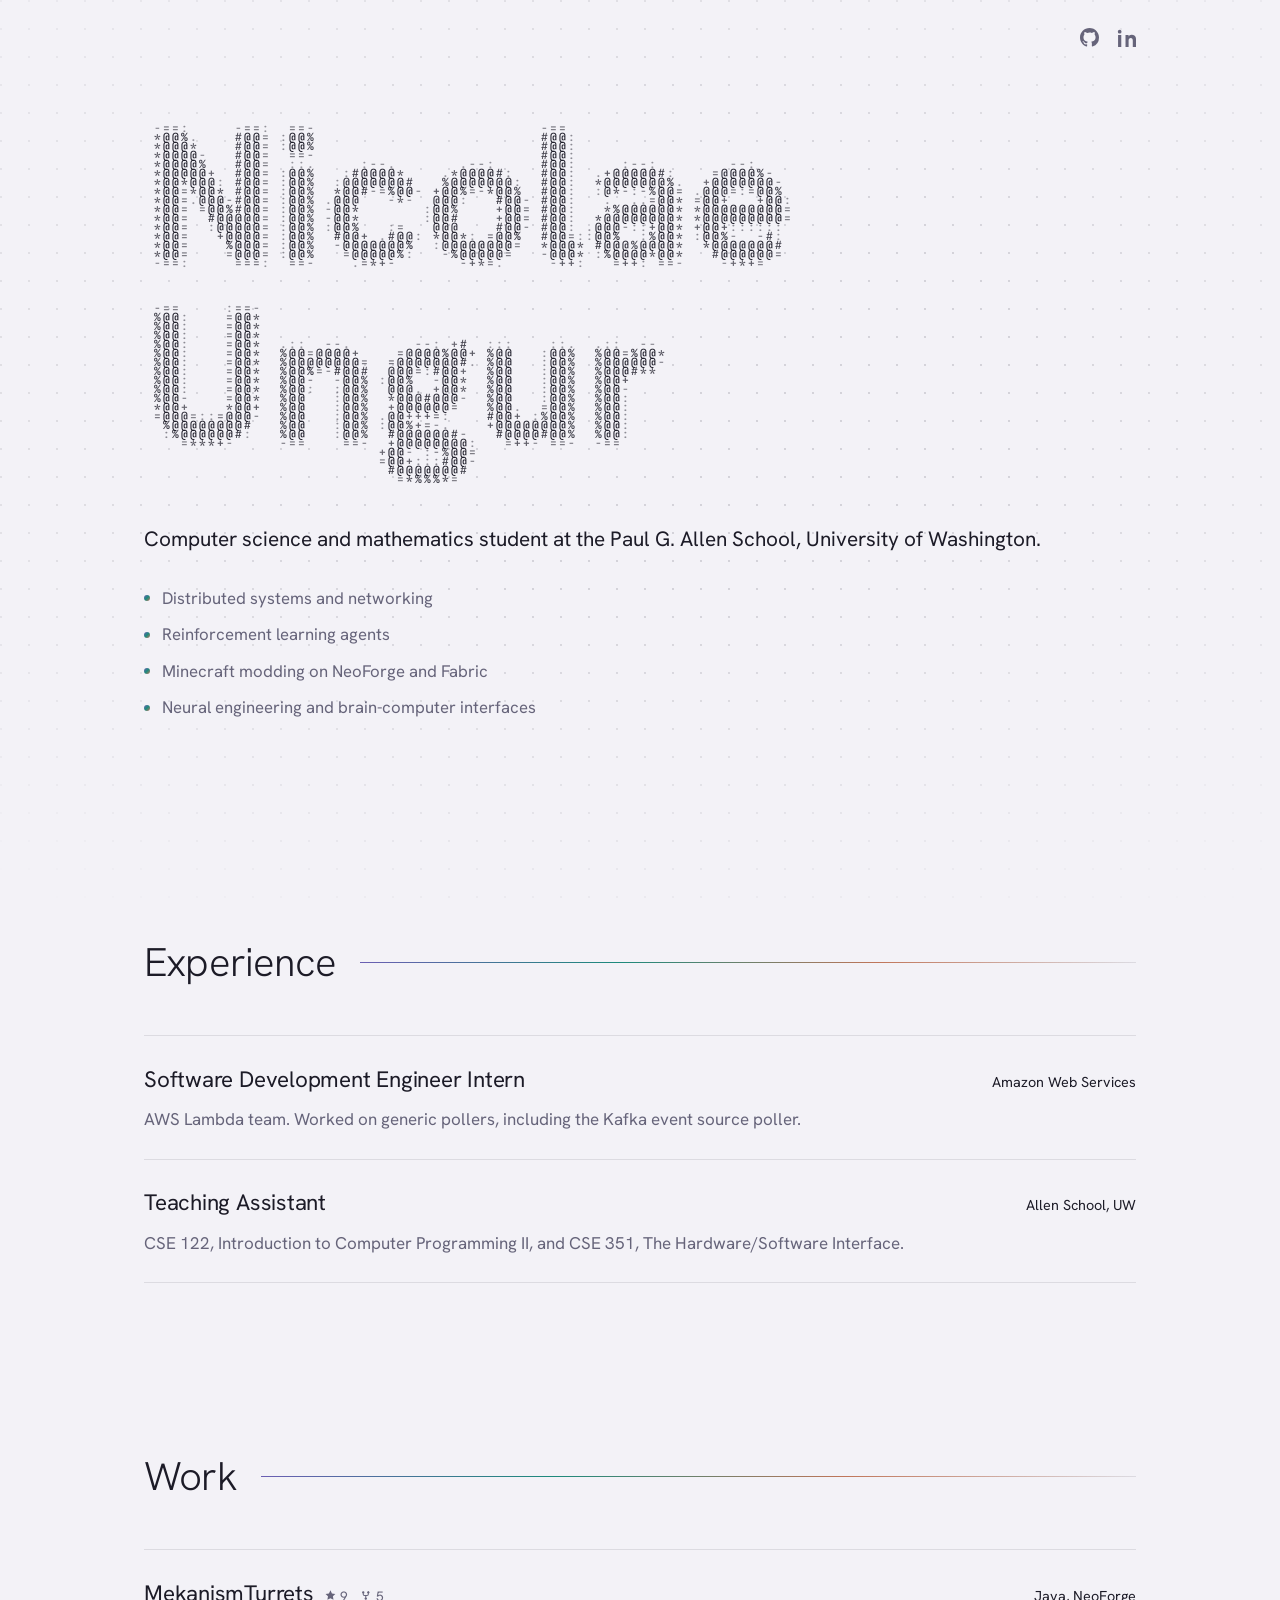
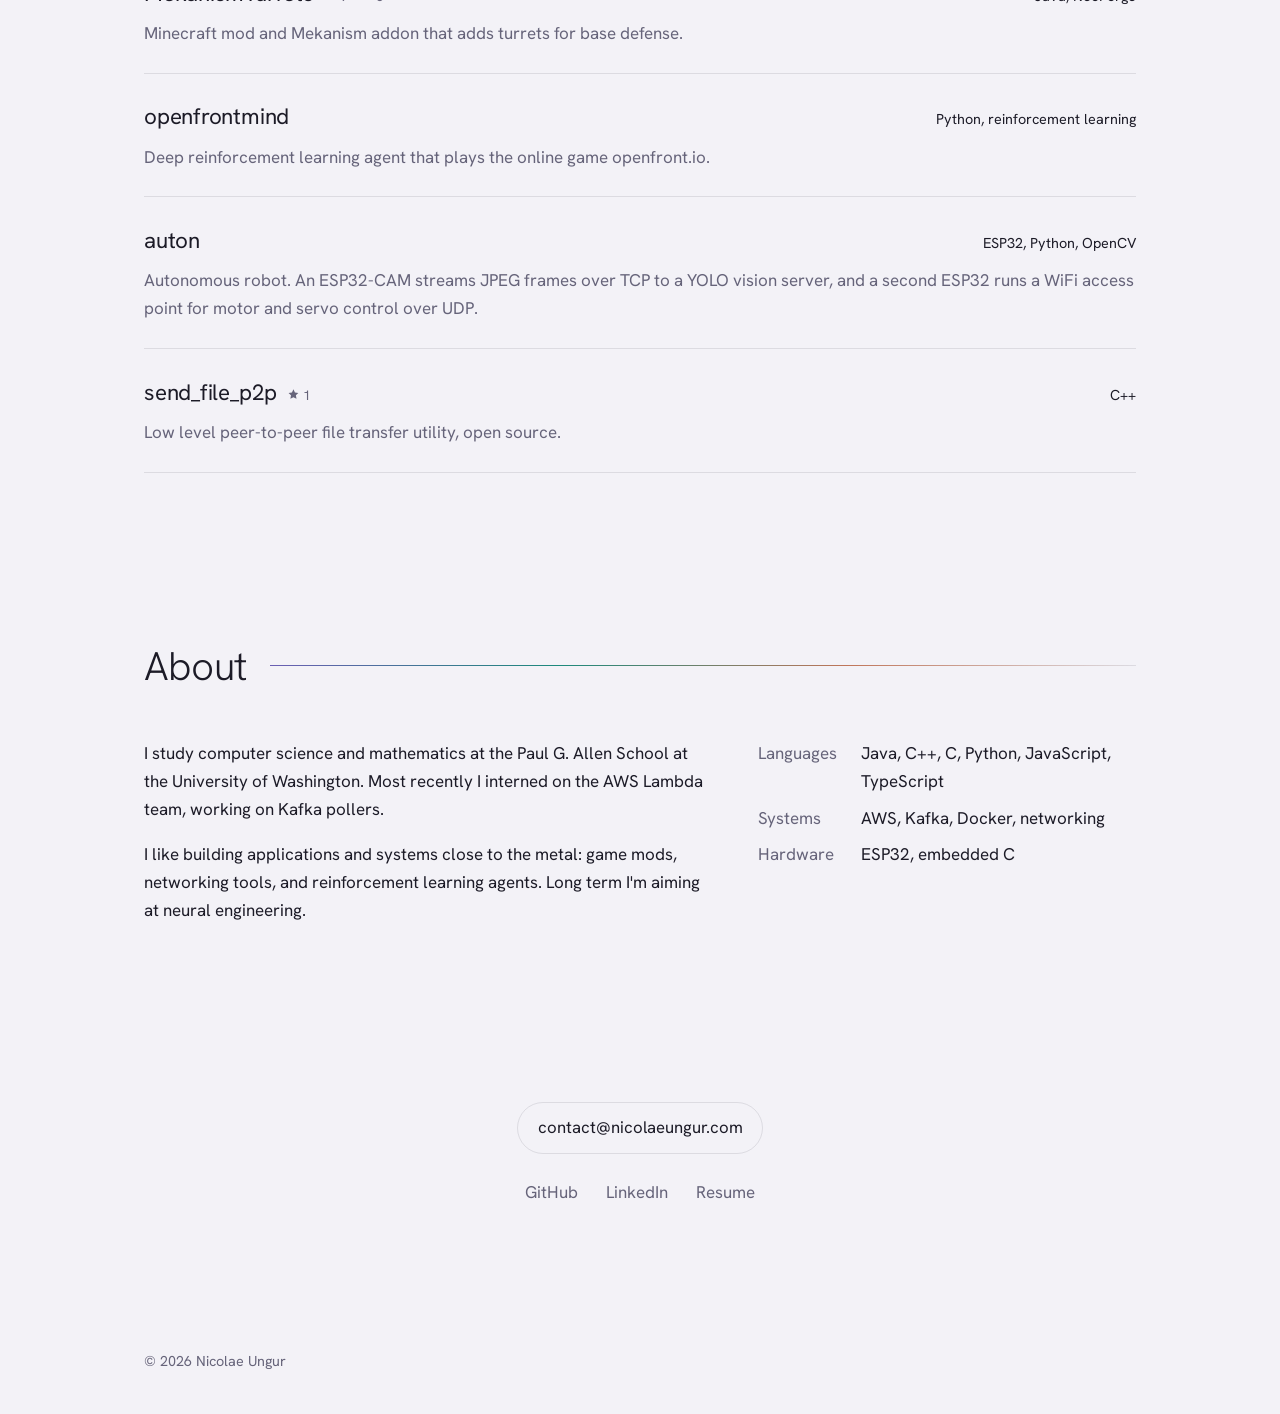
<file: static/index.html>
<!DOCTYPE html>
<html lang="en">
<head>
<meta charset="UTF-8">
<meta name="viewport" content="width=device-width, initial-scale=1, viewport-fit=cover">
<title>Nicolae Ungur</title>
<link rel="preconnect" href="https://fonts.googleapis.com">
<link rel="preconnect" href="https://fonts.gstatic.com" crossorigin>
<link href="https://fonts.googleapis.com/css2?family=Hanken+Grotesk:wght@200;300;400;500;600;800&family=JetBrains+Mono:wght@500&display=swap" rel="stylesheet">
<link rel="icon" href="/favicon.svg" type="image/svg+xml">
<link rel="stylesheet" href="styles.css">
<link rel="canonical" href="https://nicolaeungur.com/">

</head>
<body>

<div class="wrap">
  <nav>
    <ul class="social">
      <li><a href="https://github.com/x3rdev" target="_blank" rel="noopener" aria-label="GitHub">
        <svg viewBox="0 0 16 16" aria-hidden="true"><path d="M8 0C3.58 0 0 3.58 0 8c0 3.54 2.29 6.53 5.47 7.59.4.07.55-.17.55-.38 0-.19-.01-.82-.01-1.49-2.01.37-2.53-.49-2.69-.94-.09-.23-.48-.94-.82-1.13-.28-.15-.68-.52-.01-.53.63-.01 1.08.58 1.23.82.72 1.21 1.87.87 2.33.66.07-.52.28-.87.51-1.07-1.78-.2-3.64-.89-3.64-3.95 0-.87.31-1.59.82-2.15-.08-.2-.36-1.02.08-2.12 0 0 .67-.21 2.2.82a7.4 7.4 0 0 1 2-.27c.68 0 1.36.09 2 .27 1.53-1.04 2.2-.82 2.2-.82.44 1.1.16 1.92.08 2.12.51.56.82 1.27.82 2.15 0 3.07-1.87 3.75-3.65 3.95.29.25.54.73.54 1.48 0 1.07-.01 1.93-.01 2.2 0 .21.15.46.55.38A8.01 8.01 0 0 0 16 8c0-4.42-3.58-8-8-8Z"/></svg>
      </a></li>
      <li><a href="https://www.linkedin.com/in/nicolae-ungur/" target="_blank" rel="noopener" aria-label="LinkedIn">
        <svg viewBox="0 0 16 16" aria-hidden="true"><path d="M3.6 5.9H.9V16h2.7V5.9ZM2.25 1.5a1.57 1.57 0 1 0 0 3.14 1.57 1.57 0 0 0 0-3.14ZM16 16h-2.7v-5.35c0-1.42-.55-2.19-1.67-2.19-1.22 0-1.86.83-1.86 2.19V16H7.17V5.9h2.6v1.18s.78-1.45 2.64-1.45c1.86 0 3.59 1.13 3.59 3.48V16Z"/></svg>
      </a></li>
    </ul>
  </nav>

  <main>
    <header class="hero" id="top">
      <div class="name-wrap">
        <canvas id="name" aria-hidden="true"></canvas>
        <h1 id="nameText"><span>Nicolae</span> <span>Ungur</span></h1>
      </div>
      <p>Computer science and mathematics student at the Paul G. Allen School, University of Washington.</p>
      <ul class="interests">
        <li>Distributed systems and networking</li>
        <li>Reinforcement learning agents</li>
        <li>Minecraft modding on NeoForge and Fabric</li>
        <li>Neural engineering and brain-computer interfaces</li>
      </ul>
    </header>

    <section id="experience">
      <div class="head"><h2>Experience</h2><span class="rule"></span></div>
      <ul class="rows">
        <li class="row"><div class="entry">
          <div class="title"><h3>Software Development Engineer Intern</h3></div>
          <span class="stack">Amazon Web Services</span>
          <p>AWS Lambda team. Worked on generic pollers, including the Kafka event source poller.</p>
        </div></li>
        <li class="row"><div class="entry">
          <div class="title"><h3>Teaching Assistant</h3></div>
          <span class="stack">Allen School, UW</span>
          <p>CSE 122, Introduction to Computer Programming II, and CSE 351, The Hardware/Software Interface.</p>
        </div></li>
      </ul>
    </section>

    <section id="work">
      <div class="head"><h2>Work</h2><span class="rule"></span></div>
      <ul class="rows">
        <li class="row"><a href="https://github.com/x3rdev/MekanismTurrets"><div class="title"><h3>MekanismTurrets</h3><span class="repo"><svg class="ico" viewBox="0 0 16 16" aria-hidden="true"><path d="M8 .5l2.2 4.6 5 .7-3.6 3.5.9 5L8 12l-4.5 2.3.9-5L.8 5.8l5-.7L8 .5z"/></svg><span>9</span><svg class="ico" viewBox="0 0 16 16" aria-hidden="true"><path d="M5 3.5a1.75 1.75 0 1 0-2.5 1.58v1.3A2.62 2.62 0 0 0 5.12 9h1.13v1.92a1.75 1.75 0 1 0 1.5 0V9h1.13a2.62 2.62 0 0 0 2.62-2.62v-1.3a1.75 1.75 0 1 0-1.5 0v1.3c0 .62-.5 1.12-1.12 1.12H5.12c-.62 0-1.12-.5-1.12-1.12v-1.3A1.75 1.75 0 0 0 5 3.5z"/></svg><span>5</span></span></div><p>Minecraft mod and Mekanism addon that adds turrets for base defense.</p><span class="stack">Java, NeoForge</span></a></li>
        <li class="row"><a href="https://github.com/x3rdev/openfrontmind"><div class="title"><h3>openfrontmind</h3></div><p>Deep reinforcement learning agent that plays the online game openfront.io.</p><span class="stack">Python, reinforcement learning</span></a></li>
        <li class="row"><a href="https://github.com/x3rdev/auton"><div class="title"><h3>auton</h3></div><span class="stack">ESP32, Python, OpenCV</span><p>Autonomous robot. An ESP32-CAM streams JPEG frames over TCP to a YOLO vision server, and a second ESP32 runs a WiFi access point for motor and servo control over UDP.</p></a></li>
        <li class="row"><a href="https://github.com/x3rdev/send_file_p2p"><div class="title"><h3>send_file_p2p</h3><span class="repo"><svg class="ico" viewBox="0 0 16 16" aria-hidden="true"><path d="M8 .5l2.2 4.6 5 .7-3.6 3.5.9 5L8 12l-4.5 2.3.9-5L.8 5.8l5-.7L8 .5z"/></svg><span>1</span></span></div><p>Low level peer-to-peer file transfer utility, open source.</p><span class="stack">C++</span></a></li>
      </ul>
    </section>

    <section id="about">
      <div class="head"><h2>About</h2><span class="rule"></span></div>
      <div class="about">
        <div>
          <p>I study computer science and mathematics at the Paul G. Allen School at the University of Washington. Most recently I interned on the AWS Lambda team, working on Kafka pollers.</p>
          <p>I like building applications and systems close to the metal: game mods, networking tools, and reinforcement learning agents. Long term I'm aiming at neural engineering.</p>
        </div>
        <dl>
          <dt>Languages</dt><dd>Java, C++, C, Python, JavaScript, TypeScript</dd>
          <dt>Systems</dt><dd>AWS, Kafka, Docker, networking</dd>
          <dt>Hardware</dt><dd>ESP32, embedded C</dd>
        </dl>
      </div>
    </section>

    <section id="contact" class="contact">
      <a class="mail" href="mailto:contact@nicolaeungur.com">contact@nicolaeungur.com</a>
      <div class="links"><a href="https://github.com/x3rdev">GitHub</a><a href="https://www.linkedin.com/in/nicolae-ungur/">LinkedIn</a><a href="https://github.com/x3rdev/x3rdev/blob/main/Nicolae_Ungur_Resume.pdf" target="_blank" rel="noopener">Resume</a></div>
    </section>
  </main>
  <footer>© 2026 Nicolae Ungur</footer>
</div>

<script src="script.js"></script>

</body>
</html>
</file>
<file: static/styles.css>
:root{
  --bg:#0b0c13; --ink:#e9e7f1; --muted:#8e8ca3; --line:rgba(255,255,255,.08);
  --h1:#b9aef5; --h2:#8fe0d2; --h3:#f2c4ae; --h4:#9fc2f0; --dot:rgba(255,255,255,.13);
  --dot:rgba(255,255,255,.13); --edge-hi:rgba(255,255,255,.34); --edge-lo:rgba(255,255,255,.04); --fill:rgba(255,255,255,.025); --shade:rgba(0,0,0,.35);
  --sans:"Hanken Grotesk","Segoe UI",system-ui,sans-serif;
  --mx:50; --my:30; --sy:0;
  box-sizing:border-box;
  padding-top:env(safe-area-inset-top,0px);
  padding-bottom:env(safe-area-inset-bottom,0px);
}
@media (prefers-color-scheme: light){
  :root:not([data-theme="dark"]){
    --bg:#f3f2f7; --ink:#1c1b27; --muted:#66647a; --line:rgba(28,27,39,.1);
    --h1:#6b5fb3; --h2:#1d8a7c; --h3:#c0765a; --h4:#4a73b8; --dot:rgba(28,27,39,.14); --edge-hi:rgba(255,255,255,.95); --edge-lo:rgba(28,27,39,.10); --fill:rgba(255,255,255,.55); --shade:rgba(28,27,39,.08);
  }
}
:root[data-theme="light"]{ --bg:#f3f2f7; --ink:#1c1b27; --muted:#66647a; --line:rgba(28,27,39,.1); --h1:#6b5fb3; --h2:#1d8a7c; --h3:#c0765a; --h4:#4a73b8; --dot:rgba(28,27,39,.14); --edge-hi:rgba(255,255,255,.95); --edge-lo:rgba(28,27,39,.10); --fill:rgba(255,255,255,.55); --shade:rgba(28,27,39,.08); }
:root[data-theme="dark"]{ --bg:#0b0c13; --ink:#e9e7f1; --muted:#8e8ca3; --line:rgba(255,255,255,.08); --h1:#b9aef5; --h2:#8fe0d2; --h3:#f2c4ae; --h4:#9fc2f0; --dot:rgba(255,255,255,.13); --edge-hi:rgba(255,255,255,.34); --edge-lo:rgba(255,255,255,.04); --fill:rgba(255,255,255,.025); --shade:rgba(0,0,0,.35); }

html{scroll-padding-top:env(safe-area-inset-top,0px)}
*,*::before,*::after{box-sizing:inherit}
body{margin:0;background:var(--bg);color:var(--ink);font-family:var(--sans);font-size:1.0625rem;line-height:1.65;overflow-x:hidden}

/* background: dot grid, faded toward the edges */
body::before{
  content:"";position:fixed;inset:0;pointer-events:none;z-index:0;
  background-image:radial-gradient(circle at 1px 1px, var(--dot) 1px, transparent 0);
  background-size:28px 28px;
  -webkit-mask-image:radial-gradient(ellipse 85% 70% at 50% 42%, #000 35%, transparent 100%);
  mask-image:radial-gradient(ellipse 85% 70% at 50% 42%, #000 35%, transparent 100%);
}
a{color:inherit}
a:focus-visible{outline:2px solid var(--h2);outline-offset:4px;border-radius:4px}
::selection{background:var(--h1);color:var(--bg)}

.wrap{position:relative;z-index:1;max-width:1040px;margin:0 auto;padding:0 1.5rem}

nav{display:flex;justify-content:flex-end;align-items:center;padding:1.75rem 0}
.mark{font-weight:500;text-decoration:none}
nav ul{display:flex;gap:1.1rem;list-style:none;margin:0;padding:0;align-items:center}
nav ul a{display:block;color:var(--muted);line-height:0;transition:color .2s}
nav ul a:hover{color:var(--ink)}
nav ul svg{width:19px;height:19px;fill:currentColor;display:block}

/* iridescent text: a light band that sits wherever the cursor is */
.holo{
  background:linear-gradient(100deg,
    var(--ink) 0%, var(--ink) 38%,
    var(--h1) 44%, var(--h2) 49%, var(--h3) 54%, var(--h4) 59%,
    var(--ink) 65%, var(--ink) 100%);
  background-size:300% 100%;
  background-position:calc(100% - var(--mx) * 1%) 0;
  -webkit-background-clip:text;background-clip:text;color:transparent;
}

.hero{min-height:86vh;display:flex;flex-direction:column;justify-content:center;padding-bottom:6rem}
.hero h1{
  font-weight:200;margin:0;line-height:.95;letter-spacing:-.045em;
  font-size:clamp(3.6rem,13vw,10rem);
}
.sr{position:absolute;width:1px;height:1px;overflow:hidden;clip:rect(0 0 0 0);white-space:nowrap}
.name-wrap{position:relative}
#name{display:block;width:100%}
#nameText{
  position:absolute;left:0;top:0;margin:0;color:transparent;
  font-family:var(--sans);font-weight:800;letter-spacing:0;white-space:nowrap;cursor:text;
}
#nameText span{display:block}
#nameText::selection,#nameText span::selection{background:color-mix(in srgb,var(--h1) 22%,transparent);color:transparent}
.hero p{color:var(--ink);font-size:clamp(1.1rem,2vw,1.3rem);max-width:none;margin:2.25rem 0 0;text-wrap:pretty}
.interests{list-style:none;margin:1.75rem 0 0;padding:0;display:grid;gap:.55rem}
.interests li{display:flex;align-items:center;gap:.75rem;color:var(--muted);font-size:1.05rem}
.interests li::before{
  content:"";flex:none;width:6px;height:6px;border-radius:50%;
  background:linear-gradient(135deg,var(--h1),var(--h2),var(--h3));
}

section{padding:5rem 0}
.head{display:flex;align-items:center;gap:1.5rem;margin:0 0 2.5rem}
h2{font-weight:300;font-size:clamp(1.8rem,4vw,2.5rem);letter-spacing:-.02em;margin:0;white-space:nowrap}
/* line draws with scroll position, not time */
.rule{flex:1;height:1px;background:var(--line);position:relative;overflow:hidden}
.rule::after{
  content:"";position:absolute;inset:0;
  background:linear-gradient(90deg,var(--h1),var(--h2),var(--h3),transparent);
}

/* work rows */
.rows{list-style:none;margin:0;padding:0;border-top:1px solid var(--line)}
.row{border-bottom:1px solid var(--line)}
.row a,.row .entry{
  display:grid;grid-template-columns:1fr auto;column-gap:2rem;align-items:baseline;
  padding:1.6rem 0;text-decoration:none;position:relative;z-index:1;
}
.row h3{margin:0;font-weight:400;font-size:1.4rem;letter-spacing:-.01em}
.title{grid-column:1;display:flex;align-items:baseline;gap:.7rem;flex-wrap:wrap}
.repo{display:inline-flex;align-items:baseline;gap:.25rem;color:var(--muted);font-size:.85rem}
.repo span{margin-right:.6rem}
.repo .ico{width:.8em;height:.8em;fill:currentColor;vertical-align:-.02em}
.row:hover h3,.row:focus-within h3{
  background:linear-gradient(90deg,var(--h1),var(--h2),var(--h3));-webkit-background-clip:text;background-clip:text;color:transparent;
}
.row p{grid-column:1/-1;margin:.4rem 0 0;color:var(--muted);max-width:none}
.row .stack{grid-column:2;grid-row:1;color:var(--ink);font-size:.9rem;text-align:right;white-space:nowrap}

.about{display:grid;grid-template-columns:1.5fr 1fr;gap:3rem}
.about p{margin:0 0 1.1rem;max-width:36rem}
.about dl{margin:0;display:grid;grid-template-columns:auto 1fr;gap:.55rem 1.5rem;align-content:start}
.about dt{color:var(--muted)}
.about dd{margin:0}

.contact{text-align:center}
.contact .mail{
  display:inline-flex;align-items:center;
  padding:.7rem 1.2rem;border:1px solid var(--line);border-radius:999px;
  color:var(--ink);font-size:1.05rem;text-decoration:none;
  transition:border-color .25s, background-color .25s;
}
.contact .mail:hover{border-color:var(--h2);background:color-mix(in srgb,var(--h2) 7%,transparent)}
.links{display:flex;gap:1.75rem;margin-top:1.5rem;justify-content:center}
.links a{color:var(--muted);text-decoration:none}
.links a:hover{color:var(--ink)}
footer{padding:4rem 0 2.5rem;color:var(--muted);font-size:.9rem}

@media (max-width:760px){
  nav ul svg{width:21px;height:21px}
  .row a,.row .entry{grid-template-columns:1fr;gap:.2rem}
  .row .stack{grid-column:1;grid-row:auto;text-align:left;margin-top:.4rem}
  .about{grid-template-columns:1fr}
  section{padding:3.5rem 0}
}
</file>
